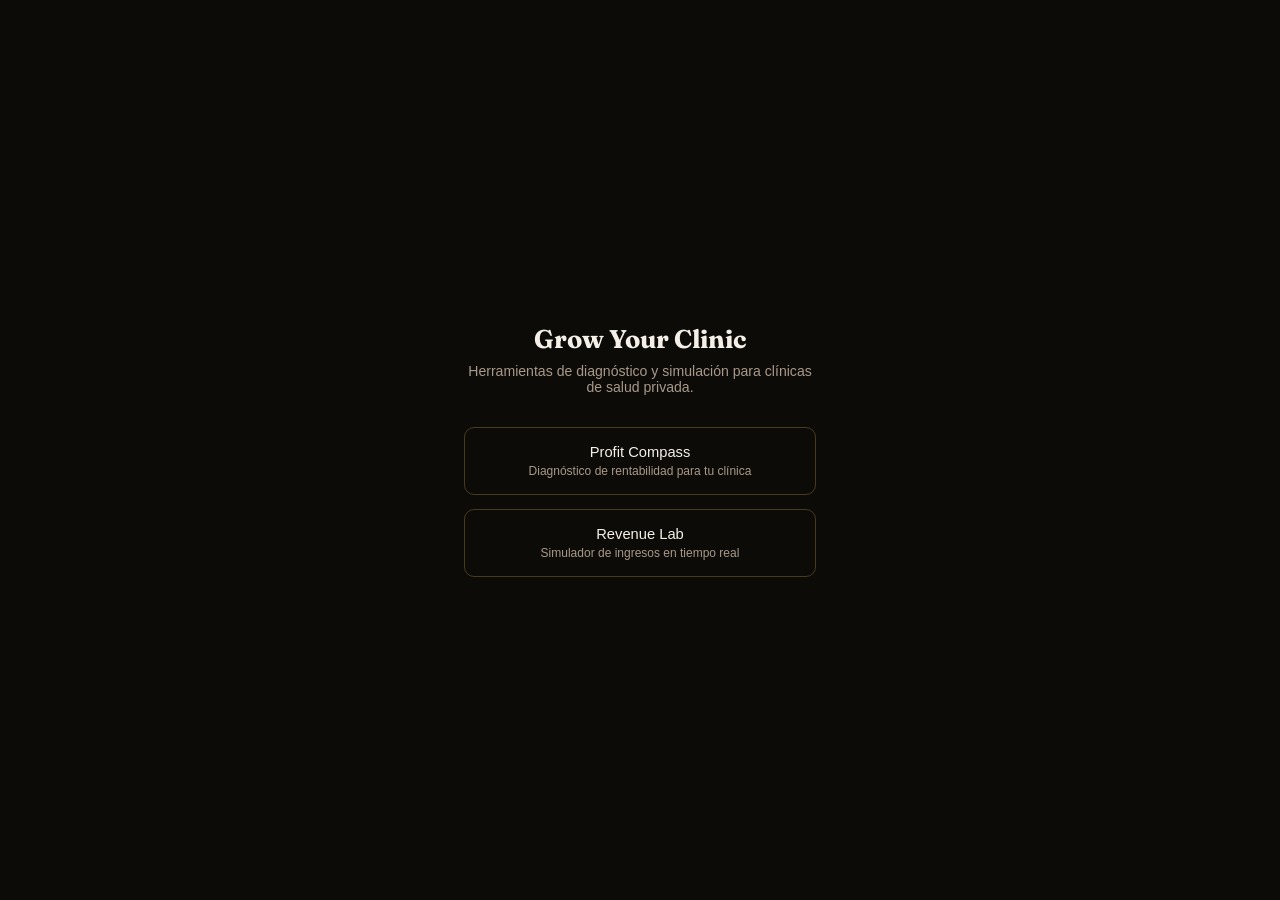
<file: index.html>
<!DOCTYPE html>
<html lang="es">
<head>
  <meta charset="UTF-8">
  <meta name="viewport" content="width=device-width, initial-scale=1.0">
  <title>Grow Your Clinic — Apps</title>
  <link rel="icon" href="/favicon.png" type="image/png">
  <style>
    * { margin: 0; padding: 0; box-sizing: border-box; }
    body { background: #0C0B08; color: #F4F0E7; font-family: 'Inter', sans-serif; display: flex; align-items: center; justify-content: center; min-height: 100vh; }
    .hub { text-align: center; max-width: 400px; padding: 40px 24px; }
    h1 { font-family: 'Fraunces', serif; font-size: 1.6rem; margin-bottom: 8px; }
    p { color: #A8998A; font-size: 0.88rem; margin-bottom: 32px; }
    .links { display: flex; flex-direction: column; gap: 14px; }
    a { display: block; padding: 16px 24px; border: 1px solid rgba(201,168,76,0.3); border-radius: 10px; color: #F4F0E7; text-decoration: none; font-size: 0.92rem; transition: border-color 0.3s, background 0.3s; }
    a:hover { border-color: #C9A84C; background: rgba(201,168,76,0.05); }
    a span { display: block; font-size: 0.75rem; color: #A8998A; margin-top: 4px; }
  </style>
  <link rel="preconnect" href="https://fonts.googleapis.com">
  <link href="https://fonts.googleapis.com/css2?family=Fraunces:opsz,wght@9..144,600&display=swap" rel="stylesheet">
</head>
<body>
  <div class="hub">
    <h1>Grow Your Clinic</h1>
    <p>Herramientas de diagnóstico y simulación para clínicas de salud privada.</p>
    <div class="links">
      <a href="/profit-compass/">Profit Compass<span>Diagnóstico de rentabilidad para tu clínica</span></a>
      <a href="/revenue-lab/">Revenue Lab<span>Simulador de ingresos en tiempo real</span></a>
    </div>
  </div>
</body>
</html>
</file>
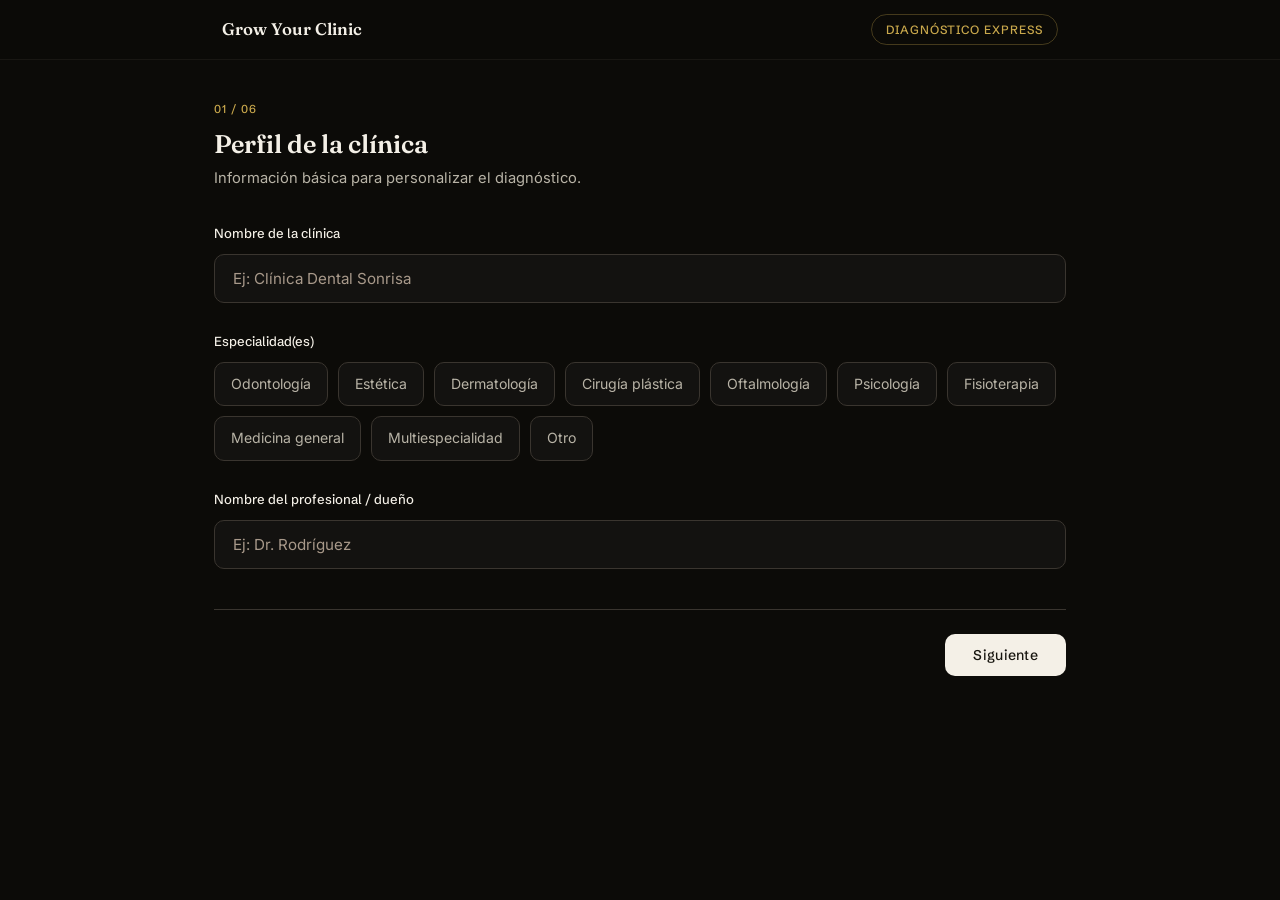
<file: diagnostico-express/index.html>
<!DOCTYPE html>
<html lang="es">
<head>
  <meta charset="UTF-8">
  <meta name="viewport" content="width=device-width, initial-scale=1.0">
  <title>Diagnóstico Express — Grow Your Clinic</title>
  <link rel="icon" href="favicon.svg" type="image/svg+xml">
  <link rel="preconnect" href="https://fonts.googleapis.com">
  <link rel="preconnect" href="https://fonts.gstatic.com" crossorigin>
  <link href="https://fonts.googleapis.com/css2?family=Fraunces:opsz,wght@9..144,600&family=Inter:wght@400;500;600&family=Schibsted+Grotesk:wght@400;500&display=swap" rel="stylesheet">
  <link rel="stylesheet" href="css/app.css">
</head>
<body>

  <header class="topbar">
    <div class="topbar__inner">
      <span class="topbar__logo">Grow Your Clinic</span>
      <span class="topbar__badge">Diagnóstico Express</span>
    </div>
  </header>

  <main class="app" id="app">

    <!-- STEP 1: Perfil -->
    <section class="step active" data-step="1">
      <div class="step__header">
        <span class="step__tag">01 / 06</span>
        <h2 class="step__title">Perfil de la clínica</h2>
        <p class="step__desc">Información básica para personalizar el diagnóstico.</p>
      </div>
      <div class="step__body">
        <div class="field">
          <label class="field__label">Nombre de la clínica</label>
          <input type="text" class="field__input" id="clinic-name" placeholder="Ej: Clínica Dental Sonrisa">
        </div>
        <div class="field">
          <label class="field__label">Especialidad(es)</label>
          <div class="field__checks" id="specialty-checks">
            <label class="check"><input type="checkbox" name="specialty" value="Odontología"><span>Odontología</span></label>
            <label class="check"><input type="checkbox" name="specialty" value="Estética"><span>Estética</span></label>
            <label class="check"><input type="checkbox" name="specialty" value="Dermatología"><span>Dermatología</span></label>
            <label class="check"><input type="checkbox" name="specialty" value="Cirugía plástica"><span>Cirugía plástica</span></label>
            <label class="check"><input type="checkbox" name="specialty" value="Oftalmología"><span>Oftalmología</span></label>
            <label class="check"><input type="checkbox" name="specialty" value="Psicología"><span>Psicología</span></label>
            <label class="check"><input type="checkbox" name="specialty" value="Fisioterapia"><span>Fisioterapia</span></label>
            <label class="check"><input type="checkbox" name="specialty" value="Medicina general"><span>Medicina general</span></label>
            <label class="check"><input type="checkbox" name="specialty" value="Multiespecialidad"><span>Multiespecialidad</span></label>
            <label class="check"><input type="checkbox" name="specialty" value="Otro"><span>Otro</span></label>
          </div>
        </div>
        <div class="field" id="specialty-other-wrap" style="display:none;">
          <label class="field__label">Especifica</label>
          <input type="text" class="field__input" id="specialty-other" placeholder="Ej: Medicina regenerativa">
        </div>
        <div class="field">
          <label class="field__label">Nombre del profesional / dueño</label>
          <input type="text" class="field__input" id="owner-name" placeholder="Ej: Dr. Rodríguez">
        </div>
      </div>
      <div class="step__nav">
        <div></div>
        <button class="btn btn--primary" onclick="nextStep()">Siguiente</button>
      </div>
    </section>

    <!-- STEP 2: Captación -->
    <section class="step" data-step="2">
      <div class="step__header">
        <span class="step__tag">02 / 06</span>
        <h2 class="step__title">Captación de pacientes</h2>
        <p class="step__desc">Cómo llegan los pacientes hoy a la clínica.</p>
      </div>
      <div class="step__body">
        <div class="field">
          <label class="field__label">Pacientes nuevos por mes (aproximado)</label>
          <input type="text" inputmode="numeric" class="field__input" id="new-patients" placeholder="Ej: 40 o 'entre 20 y 50'">
        </div>
        <div class="field">
          <label class="field__label">¿Cómo llegan los pacientes hoy?</label>
          <div class="field__checks">
            <label class="check"><input type="checkbox" name="source" value="boca-a-boca"><span>Boca a boca / referidos</span></label>
            <label class="check"><input type="checkbox" name="source" value="redes"><span>Redes sociales (orgánico)</span></label>
            <label class="check"><input type="checkbox" name="source" value="ads"><span>Publicidad pagada (Meta/Google)</span></label>
            <label class="check"><input type="checkbox" name="source" value="ubicacion"><span>Ubicación / paso</span></label>
            <label class="check"><input type="checkbox" name="source" value="otro"><span>Otro</span></label>
          </div>
        </div>
        <div class="field">
          <label class="field__label">¿Saben cuánto les cuesta adquirir un paciente nuevo?</label>
          <div class="field__radios">
            <label class="radio"><input type="radio" name="knows-cac" value="si"><span>Sí</span></label>
            <label class="radio"><input type="radio" name="knows-cac" value="no"><span>No</span></label>
          </div>
        </div>
        <div class="field field--conditional" id="cac-amount-wrap" style="display:none;">
          <label class="field__label">¿Cuánto les cuesta aproximadamente cada paciente nuevo?</label>
          <input type="text" inputmode="numeric" class="field__input" id="cac-amount" placeholder="Ej: $15 o 'no estoy seguro del monto exacto'">
        </div>
        <div class="field">
          <label class="field__label">¿Invierten en publicidad actualmente?</label>
          <div class="field__radios">
            <label class="radio"><input type="radio" name="invests-ads" value="si"><span>Sí</span></label>
            <label class="radio"><input type="radio" name="invests-ads" value="antes"><span>Lo hicimos antes y lo dejamos</span></label>
            <label class="radio"><input type="radio" name="invests-ads" value="no"><span>No, nunca</span></label>
          </div>
        </div>
        <div class="field field--conditional" id="ads-detail-wrap" style="display:none;">
          <label class="field__label">¿Quién gestiona la publicidad?</label>
          <div class="field__radios">
            <label class="radio"><input type="radio" name="ads-who" value="nosotros"><span>Nosotros mismos</span></label>
            <label class="radio"><input type="radio" name="ads-who" value="cm"><span>Community manager</span></label>
            <label class="radio"><input type="radio" name="ads-who" value="agencia"><span>Agencia</span></label>
            <label class="radio"><input type="radio" name="ads-who" value="freelancer"><span>Freelancer</span></label>
          </div>
          <label class="field__label" style="margin-top:16px;">¿Hay una estrategia definida detrás de los anuncios?</label>
          <div class="field__radios">
            <label class="radio"><input type="radio" name="ads-strategy" value="si"><span>Sí, con métricas claras</span></label>
            <label class="radio"><input type="radio" name="ads-strategy" value="masomenos"><span>Más o menos</span></label>
            <label class="radio"><input type="radio" name="ads-strategy" value="no"><span>No, probamos cosas a ver qué pasa</span></label>
          </div>
          <label class="field__label" style="margin-top:16px;">¿Algo más sobre cómo manejan la publicidad? <span class="field__optional">(opcional)</span></label>
          <textarea class="field__textarea" id="ads-context" placeholder="Ej: Invertimos $200/mes en Meta, nos trae leads pero pocos agendan..." rows="2"></textarea>
        </div>
      </div>
      <div class="step__nav">
        <button class="btn btn--ghost" onclick="prevStep()">Atrás</button>
        <button class="btn btn--primary" onclick="nextStep()">Siguiente</button>
      </div>
    </section>

    <!-- STEP 3: Operación -->
    <section class="step" data-step="3">
      <div class="step__header">
        <span class="step__tag">03 / 06</span>
        <h2 class="step__title">Operación y equipo</h2>
        <p class="step__desc">Cómo funciona la clínica por dentro.</p>
      </div>
      <div class="step__body">
        <div class="field">
          <label class="field__label">¿Cuántas citas o consultas pueden atender por semana? (capacidad máxima)</label>
          <input type="text" inputmode="numeric" class="field__input" id="capacity-week" placeholder="Ej: 60 o 'depende de la semana'">
        </div>
        <div class="field">
          <label class="field__label">¿Cuántas atienden realmente por semana? (promedio)</label>
          <input type="text" inputmode="numeric" class="field__input" id="actual-week" placeholder="Ej: 35 o 'entre 30 y 40'">
        </div>
        <div class="field">
          <label class="field__label">¿Quién responde los mensajes de WhatsApp / llamadas?</label>
          <div class="field__radios">
            <label class="radio"><input type="radio" name="who-responds" value="recepcion"><span>Recepción / asistente</span></label>
            <label class="radio"><input type="radio" name="who-responds" value="dueno"><span>El dueño directamente</span></label>
            <label class="radio"><input type="radio" name="who-responds" value="ambos"><span>Ambos / depende del momento</span></label>
            <label class="radio"><input type="radio" name="who-responds" value="ia"><span>Sistema automatizado / IA</span></label>
            <label class="radio"><input type="radio" name="who-responds" value="hibrido"><span>Híbrido (IA + persona)</span></label>
            <label class="radio"><input type="radio" name="who-responds" value="nadie"><span>No hay proceso definido</span></label>
          </div>
        </div>
        <div class="field">
          <label class="field__label">¿En cuánto tiempo responden normalmente?</label>
          <div class="field__radios">
            <label class="radio"><input type="radio" name="response-time" value="3min"><span>Menos de 3 minutos</span></label>
            <label class="radio"><input type="radio" name="response-time" value="3-10"><span>Entre 3 y 10 minutos</span></label>
            <label class="radio"><input type="radio" name="response-time" value="10-30"><span>Entre 10 y 30 minutos</span></label>
            <label class="radio"><input type="radio" name="response-time" value="30-60"><span>Entre 30 min y 1 hora</span></label>
            <label class="radio"><input type="radio" name="response-time" value="1-2h"><span>Entre 1 y 2 horas</span></label>
            <label class="radio"><input type="radio" name="response-time" value="mas2h"><span>Más de 2 horas</span></label>
            <label class="radio"><input type="radio" name="response-time" value="irregular"><span>Irregular / a veces no se responde</span></label>
          </div>
        </div>
      </div>
      <div class="step__nav">
        <button class="btn btn--ghost" onclick="prevStep()">Atrás</button>
        <button class="btn btn--primary" onclick="nextStep()">Siguiente</button>
      </div>
    </section>

    <!-- STEP 4: Rentabilidad -->
    <section class="step" data-step="4">
      <div class="step__header">
        <span class="step__tag">04 / 06</span>
        <h2 class="step__title">Rentabilidad y retención</h2>
        <p class="step__desc">El dinero que ya está dentro de la clínica.</p>
      </div>
      <div class="step__body">
        <div class="field">
          <label class="field__label">¿Saben cuál es su servicio más rentable?</label>
          <div class="field__radios">
            <label class="radio"><input type="radio" name="knows-star" value="si"><span>Sí</span></label>
            <label class="radio"><input type="radio" name="knows-star" value="creo"><span>Creemos saberlo</span></label>
            <label class="radio"><input type="radio" name="knows-star" value="no"><span>No</span></label>
          </div>
        </div>
        <div id="star-service-wrap" style="display:none;">
          <div class="field">
            <label class="field__label">¿Cuál es ese servicio?</label>
            <input type="text" class="field__input" id="star-service-name" placeholder="Ej: Blanqueamiento dental">
          </div>
          <div class="field__row">
            <div class="field">
              <label class="field__label">Precio al paciente ($)</label>
              <input type="text" inputmode="numeric" class="field__input" id="star-service-price" placeholder="Ej: 80">
            </div>
            <div class="field">
              <label class="field__label">Ganancia estimada (%)</label>
              <input type="text" inputmode="numeric" class="field__input" id="star-service-margin" placeholder="Ej: 60">
            </div>
          </div>
          <div class="field">
            <label class="field__label">¿Cuántos de estos hacen al mes?</label>
            <input type="text" inputmode="numeric" class="field__input" id="star-service-volume" placeholder="Ej: 25 o 'varía mucho'">
          </div>
        </div>
        <div class="field">
          <label class="field__label">¿Tienen un sistema para que los pacientes vuelvan?</label>
          <div class="field__radios">
            <label class="radio"><input type="radio" name="retention" value="si"><span>Sí, sistematizado</span></label>
            <label class="radio"><input type="radio" name="retention" value="manual"><span>Lo hacemos manual / a veces</span></label>
            <label class="radio"><input type="radio" name="retention" value="no"><span>No tenemos nada</span></label>
          </div>
        </div>
        <div class="field field--conditional" id="retention-detail-wrap" style="display:none;">
          <label class="field__label">¿Qué hacen exactamente? <span class="field__optional">(opcional)</span></label>
          <textarea class="field__textarea" id="retention-detail" placeholder="Ej: Llamamos a los 3 meses para recordar control" rows="2"></textarea>
        </div>
        <div class="field">
          <label class="field__label">¿Ofrecen servicios adicionales a pacientes existentes?</label>
          <div class="field__radios">
            <label class="radio"><input type="radio" name="crosssell" value="si"><span>Sí, de forma activa</span></label>
            <label class="radio"><input type="radio" name="crosssell" value="aveces"><span>A veces, si surge</span></label>
            <label class="radio"><input type="radio" name="crosssell" value="no"><span>No</span></label>
          </div>
        </div>
        <div class="field field--conditional" id="crosssell-detail-wrap" style="display:none;">
          <label class="field__label">¿Cómo lo hacen? <span class="field__optional">(opcional)</span></label>
          <textarea class="field__textarea" id="crosssell-detail" placeholder="Ej: El doctor recomienda tratamientos complementarios en consulta" rows="2"></textarea>
        </div>
        <div class="field">
          <label class="field__label">¿Piden reseñas o recomendaciones a pacientes satisfechos?</label>
          <div class="field__radios">
            <label class="radio"><input type="radio" name="reviews" value="si"><span>Sí, tenemos proceso</span></label>
            <label class="radio"><input type="radio" name="reviews" value="aveces"><span>A veces</span></label>
            <label class="radio"><input type="radio" name="reviews" value="no"><span>No</span></label>
          </div>
        </div>
      </div>
      <div class="step__nav">
        <button class="btn btn--ghost" onclick="prevStep()">Atrás</button>
        <button class="btn btn--primary" onclick="nextStep()">Siguiente</button>
      </div>
    </section>

    <!-- STEP 5: Presencia digital -->
    <section class="step" data-step="5">
      <div class="step__header">
        <span class="step__tag">05 / 06</span>
        <h2 class="step__title">Presencia digital</h2>
        <p class="step__desc">Cómo se ve la clínica desde afuera.</p>
      </div>
      <div class="step__body">
        <div class="field">
          <label class="field__label">¿Tienen redes sociales activas?</label>
          <div class="field__radios">
            <label class="radio"><input type="radio" name="social" value="activas"><span>Sí, publicamos regularmente</span></label>
            <label class="radio"><input type="radio" name="social" value="abandonada"><span>Tenemos cuenta pero publicamos poco</span></label>
            <label class="radio"><input type="radio" name="social" value="no"><span>No tenemos</span></label>
          </div>
        </div>
        <div class="field field--conditional" id="social-detail-wrap" style="display:none;">
          <label class="field__label">¿Qué tipo de contenido publican? <span class="field__optional">(opcional)</span></label>
          <div class="field__checks">
            <label class="check"><input type="checkbox" name="content-type" value="reels"><span>Reels / Videos</span></label>
            <label class="check"><input type="checkbox" name="content-type" value="carruseles"><span>Carruseles</span></label>
            <label class="check"><input type="checkbox" name="content-type" value="fotos"><span>Fotos</span></label>
            <label class="check"><input type="checkbox" name="content-type" value="stories"><span>Stories</span></label>
            <label class="check"><input type="checkbox" name="content-type" value="otro-contenido"><span>Otro</span></label>
          </div>
          <label class="field__label" style="margin-top:16px;">¿Con qué frecuencia? <span class="field__optional">(opcional)</span></label>
          <div class="field__radios">
            <label class="radio"><input type="radio" name="content-freq" value="diario"><span>Diario</span></label>
            <label class="radio"><input type="radio" name="content-freq" value="3-4"><span>3-4/semana</span></label>
            <label class="radio"><input type="radio" name="content-freq" value="1-2"><span>1-2/semana</span></label>
            <label class="radio"><input type="radio" name="content-freq" value="esporadico"><span>Esporádico</span></label>
          </div>
          <label class="field__label" style="margin-top:16px;">¿Quién se encarga de las redes?</label>
          <div class="field__radios">
            <label class="radio"><input type="radio" name="social-who" value="dueno"><span>El dueño / profesional</span></label>
            <label class="radio"><input type="radio" name="social-who" value="empleado"><span>Un empleado</span></label>
            <label class="radio"><input type="radio" name="social-who" value="cm"><span>Community manager</span></label>
            <label class="radio"><input type="radio" name="social-who" value="agencia"><span>Agencia</span></label>
            <label class="radio"><input type="radio" name="social-who" value="familiar"><span>Familiar / conocido</span></label>
          </div>
          <label class="field__label" style="margin-top:16px;">¿Hay una estrategia de contenido definida?</label>
          <div class="field__radios">
            <label class="radio"><input type="radio" name="social-strategy" value="si"><span>Sí, con calendario y plan</span></label>
            <label class="radio"><input type="radio" name="social-strategy" value="masomenos"><span>Más o menos, publicamos lo que sale</span></label>
            <label class="radio"><input type="radio" name="social-strategy" value="no"><span>No, publicamos sin plan</span></label>
          </div>
          <label class="field__label" style="margin-top:16px;">¿Algo más sobre cómo manejan las redes? <span class="field__optional">(opcional)</span></label>
          <textarea class="field__textarea" id="social-context" placeholder="Ej: Mi sobrina nos hace las publicaciones cuando puede..." rows="2"></textarea>
        </div>
        <div class="field">
          <label class="field__label">¿El profesional / dueño da la cara en el contenido?</label>
          <div class="field__radios">
            <label class="radio"><input type="radio" name="face" value="si"><span>Sí, aparece en videos / fotos</span></label>
            <label class="radio"><input type="radio" name="face" value="poco"><span>Poco, mayormente es la clínica</span></label>
            <label class="radio"><input type="radio" name="face" value="no"><span>No, solo se publica la clínica o procedimientos</span></label>
          </div>
        </div>
        <div class="field">
          <label class="field__label">¿Tienen página web?</label>
          <div class="field__radios">
            <label class="radio"><input type="radio" name="website" value="si"><span>Sí, actualizada</span></label>
            <label class="radio"><input type="radio" name="website" value="vieja"><span>Sí, pero desactualizada</span></label>
            <label class="radio"><input type="radio" name="website" value="no"><span>No</span></label>
          </div>
        </div>
      </div>
      <div class="step__nav">
        <button class="btn btn--ghost" onclick="prevStep()">Atrás</button>
        <button class="btn btn--primary" onclick="nextStep()">Siguiente</button>
      </div>
    </section>

    <!-- STEP 6: Herramientas y automatización -->
    <section class="step" data-step="6">
      <div class="step__header">
        <span class="step__tag">06 / 06</span>
        <h2 class="step__title">Herramientas y automatización</h2>
        <p class="step__desc">Última sección — qué herramientas usan hoy para gestionar la clínica.</p>
      </div>
      <div class="step__body">
        <div class="field">
          <label class="field__label">¿Usan algún sistema o software para gestionar pacientes?</label>
          <div class="field__radios">
            <label class="radio"><input type="radio" name="patient-system" value="crm"><span>CRM / software especializado</span></label>
            <label class="radio"><input type="radio" name="patient-system" value="agenda"><span>Agenda digital (Google Calendar, etc.)</span></label>
            <label class="radio"><input type="radio" name="patient-system" value="excel"><span>Excel / hojas de cálculo</span></label>
            <label class="radio"><input type="radio" name="patient-system" value="papel"><span>Papel / cuaderno</span></label>
            <label class="radio"><input type="radio" name="patient-system" value="nada"><span>Nada</span></label>
          </div>
        </div>
        <div class="field">
          <label class="field__label">¿Hay procesos que se hacen manual y consumen mucho tiempo? <span class="field__optional">(opcional)</span></label>
          <textarea class="field__textarea" id="manual-processes" placeholder="Ej: Agendar citas por WhatsApp uno por uno, pasar datos a Excel, recordatorios manuales..." rows="2"></textarea>
        </div>
        <div class="field">
          <label class="field__label">¿Usan herramientas de inteligencia artificial o automatización?</label>
          <div class="field__radios">
            <label class="radio"><input type="radio" name="uses-ai" value="si"><span>Sí</span></label>
            <label class="radio"><input type="radio" name="uses-ai" value="no"><span>No</span></label>
          </div>
        </div>
        <div class="field field--conditional" id="ai-detail-wrap" style="display:none;">
          <label class="field__label">¿Cuáles? <span class="field__optional">(opcional)</span></label>
          <textarea class="field__textarea" id="ai-detail" placeholder="Ej: ChatGPT para contenido, chatbot en WhatsApp..." rows="2"></textarea>
        </div>
      </div>
      <div class="step__nav">
        <button class="btn btn--ghost" onclick="prevStep()">Atrás</button>
        <button class="btn btn--primary btn--gold" onclick="showResults()">Ver diagnóstico</button>
      </div>
    </section>

    <!-- RESULTS -->
    <section class="results" id="results" style="display:none;">
      <div class="results__back-top">
        <button class="btn btn--ghost btn--sm" onclick="goBackToEdit()">&#8592; Volver a editar</button>
      </div>
      <div class="results__header">
        <span class="results__tag">Diagnóstico Express</span>
        <h2 class="results__title" id="results-clinic-name">Clínica</h2>
        <p class="results__sub" id="results-specialty">Especialidad</p>
      </div>

      <!-- Score general -->
      <div class="score-ring-wrap">
        <div class="score-ring" id="score-ring">
          <svg viewBox="0 0 120 120">
            <circle cx="60" cy="60" r="52" fill="none" stroke="var(--esp)" stroke-width="8"/>
            <circle cx="60" cy="60" r="52" fill="none" stroke="var(--gold)" stroke-width="8"
              stroke-dasharray="327" stroke-dashoffset="327" stroke-linecap="round"
              transform="rotate(-90 60 60)" id="score-circle"/>
          </svg>
          <div class="score-ring__value" id="score-value">0</div>
          <div class="score-ring__label">de 100</div>
        </div>
        <p class="score-ring__verdict" id="score-verdict"></p>
      </div>

      <!-- Narrativa contextual -->
      <div class="narrative" id="narrative"></div>

      <!-- Métricas de área (clickeables → abren modal) -->
      <div class="areas" id="areas-grid"></div>

      <!-- Ocupación visual -->
      <div class="occupancy-card" id="occupancy-card" style="display:none;">
        <h3 class="occupancy-card__title">Ocupación actual estimada</h3>
        <div class="occupancy-bar">
          <div class="occupancy-bar__fill" id="occupancy-fill"></div>
          <span class="occupancy-bar__label" id="occupancy-label"></span>
        </div>
        <p class="occupancy-card__text" id="occupancy-text"></p>
      </div>

      <!-- Servicio estrella resumen -->
      <div class="star-card" id="star-card" style="display:none;">
        <h3 class="star-card__title">Servicio estrella reportado</h3>
        <div class="star-card__grid" id="star-card-grid"></div>
        <p class="star-card__note" id="star-card-note"></p>
      </div>

      <!-- Prioridades -->
      <div class="priorities-section" id="priorities-section" style="display:none;">
        <h3 class="priorities-section__title">Prioridades para tu clínica</h3>
        <div class="priorities" id="priorities"></div>
      </div>

      <!-- Hallazgos -->
      <div class="findings-section">
        <h3 class="findings-section__title">Hallazgos del diagnóstico</h3>
        <div class="findings" id="findings"></div>
      </div>

      <!-- CTA -->
      <div class="cta-block">
        <p class="cta-block__text">Este diagnóstico es una foto rápida. En una sesión de 30 minutos puedo mostrarte exactamente dónde está el dinero que tu clínica está dejando en la mesa.</p>
        <button class="btn btn--gold btn--lg" onclick="downloadDocument()">Descargar diagnóstico</button>
        <button class="btn btn--ghost" onclick="goBackToEdit()" style="margin-top:12px;">&#8592; Volver a editar</button>
        <button class="btn btn--ghost" onclick="resetApp()" style="margin-top:8px;">Nuevo diagnóstico</button>
      </div>

      <footer class="results__footer">
        <span>Johan Martínez — Grow Your Clinic</span>
        <span>@johanmartinez.med</span>
      </footer>
    </section>

  </main>

  <!-- MODAL para desgloses -->
  <div class="modal-overlay" id="modal-overlay" onclick="closeModal(event)">
    <div class="modal" onclick="event.stopPropagation()">
      <button class="modal__close" onclick="closeModal()">&times;</button>
      <div class="modal__indicator" id="modal-indicator"></div>
      <h3 class="modal__title" id="modal-title"></h3>
      <div class="modal__score-row">
        <span class="modal__score" id="modal-score"></span>
        <span class="modal__label" id="modal-label"></span>
      </div>
      <div class="modal__content" id="modal-content"></div>
    </div>
  </div>

  <script src="js/app.js"></script>
</body>
</html>
</file>
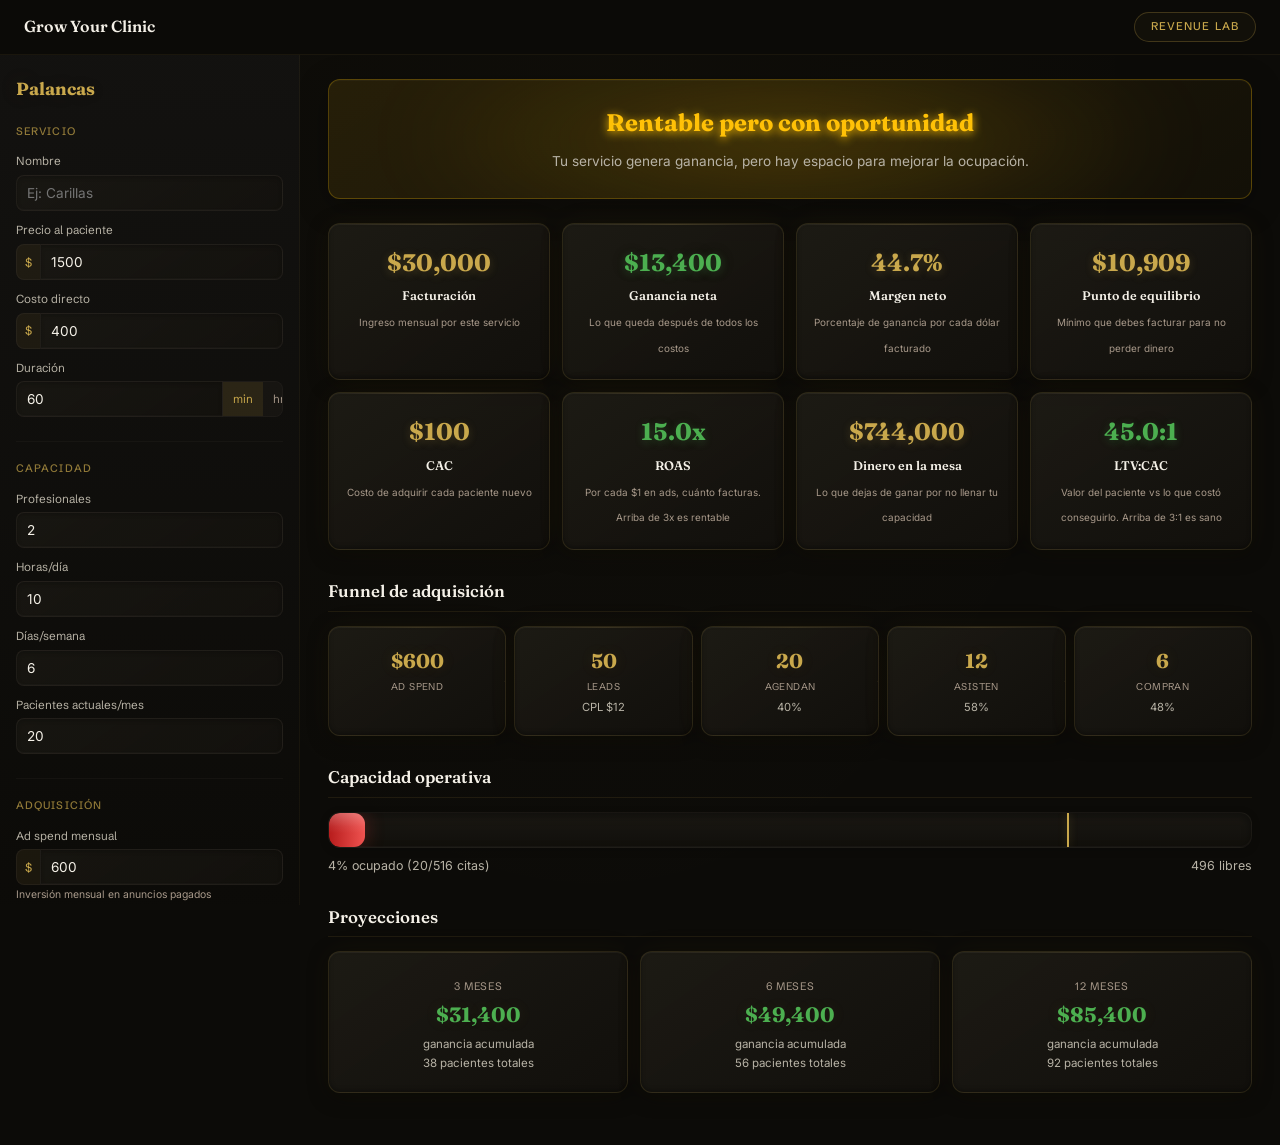
<file: revenue-lab/index.html>
<!DOCTYPE html>
<html lang="es">
<head>
  <meta charset="UTF-8">
  <meta name="viewport" content="width=device-width, initial-scale=1.0">
  <title>Revenue Lab — Grow Your Clinic</title>
  <link rel="icon" href="/favicon.png" type="image/png">
  <link rel="preconnect" href="https://fonts.googleapis.com">
  <link rel="preconnect" href="https://fonts.gstatic.com" crossorigin>
  <link href="https://fonts.googleapis.com/css2?family=Fraunces:opsz,wght@9..144,600;9..144,700&family=Inter:wght@400;500;600&family=Schibsted+Grotesk:wght@400;500&display=swap" rel="stylesheet">
  <link rel="stylesheet" href="css/lab.css">
</head>
<body>

  <!-- TOP BAR -->
  <header class="topbar">
    <div class="topbar__inner">
      <a href="https://growyourclinic.site" class="topbar__logo">Grow Your Clinic</a>
      <span class="topbar__badge">Revenue Lab</span>
    </div>
  </header>

  <!-- MAIN LAYOUT -->
  <main class="lab">

    <!-- LEFT PANEL: INPUTS -->
    <aside class="panel panel--inputs">
      <h2 class="panel__title">Palancas</h2>

      <!-- Servicio -->
      <div class="group">
        <h3 class="group__title">Servicio</h3>
        <div class="ctrl">
          <label class="ctrl__label">Nombre</label>
          <input type="text" class="ctrl__input" id="svc-name" placeholder="Ej: Carillas" oninput="calc()">
        </div>
        <div class="ctrl">
          <label class="ctrl__label">Precio al paciente</label>
          <div class="ctrl__money"><span class="ctrl__currency">$</span><input type="number" class="ctrl__input" id="svc-price" value="1500" oninput="calc()"></div>
        </div>
        <div class="ctrl">
          <label class="ctrl__label">Costo directo</label>
          <div class="ctrl__money"><span class="ctrl__currency">$</span><input type="number" class="ctrl__input" id="svc-cost" value="400" oninput="calc()"></div>
        </div>
        <div class="ctrl">
          <label class="ctrl__label">Duración</label>
          <div class="ctrl__with-unit">
            <input type="number" class="ctrl__input" id="svc-duration" value="60" oninput="calc()">
            <div class="ctrl__unit-toggle">
              <button type="button" class="ctrl__unit-btn active" data-unit="min" onclick="setUnit(this)">min</button>
              <button type="button" class="ctrl__unit-btn" data-unit="hrs" onclick="setUnit(this)">hrs</button>
            </div>
          </div>
        </div>
      </div>

      <!-- Capacidad -->
      <div class="group">
        <h3 class="group__title">Capacidad</h3>
        <div class="ctrl">
          <label class="ctrl__label">Profesionales</label>
          <input type="number" class="ctrl__input" id="professionals" value="2" min="1" oninput="calc()">
        </div>
        <div class="ctrl">
          <label class="ctrl__label">Horas/día</label>
          <input type="number" class="ctrl__input" id="hours-day" value="10" min="1" oninput="calc()">
        </div>
        <div class="ctrl">
          <label class="ctrl__label">Días/semana</label>
          <input type="number" class="ctrl__input" id="days-week" value="6" min="1" max="7" oninput="calc()">
        </div>
        <div class="ctrl">
          <label class="ctrl__label">Pacientes actuales/mes</label>
          <input type="number" class="ctrl__input" id="current-patients" value="20" min="0" oninput="calc()">
        </div>
      </div>

      <!-- Adquisición -->
      <div class="group">
        <h3 class="group__title">Adquisición</h3>
        <div class="ctrl">
          <label class="ctrl__label">Ad spend mensual</label>
          <div class="ctrl__money"><span class="ctrl__currency">$</span><input type="number" class="ctrl__input" id="ad-spend" value="600" oninput="calc()"></div>
          <p class="ctrl__desc">Inversión mensual en anuncios pagados</p>
        </div>
        <div class="ctrl">
          <label class="ctrl__label">CPL</label>
          <div class="ctrl__money"><span class="ctrl__currency">$</span><input type="number" class="ctrl__input" id="cpl" value="12" oninput="calc()"></div>
          <p class="ctrl__desc">Costo por Lead — cuánto cuesta que alguien te contacte</p>
        </div>
        <div class="ctrl">
          <label class="ctrl__label">Tasa de agendamiento %</label>
          <input type="number" class="ctrl__input" id="booking-rate" value="40" min="0" max="100" oninput="calc()">
          <p class="ctrl__desc">De los leads, cuántos agendan cita</p>
        </div>
        <div class="ctrl">
          <label class="ctrl__label">Show rate %</label>
          <input type="number" class="ctrl__input" id="show-rate" value="58" min="0" max="100" oninput="calc()">
          <p class="ctrl__desc">De los que agendan, cuántos asisten</p>
        </div>
        <div class="ctrl">
          <label class="ctrl__label">Tasa de cierre %</label>
          <input type="number" class="ctrl__input" id="close-rate" value="48" min="0" max="100" oninput="calc()">
          <p class="ctrl__desc">De los que asisten, cuántos compran</p>
        </div>
      </div>

      <!-- Costos fijos -->
      <div class="group">
        <h3 class="group__title">Costos fijos</h3>
        <div class="ctrl">
          <label class="ctrl__label">Costos fijos mensuales</label>
          <div class="ctrl__money"><span class="ctrl__currency">$</span><input type="number" class="ctrl__input" id="fixed-costs" value="5000" oninput="calc()"></div>
        </div>
        <div class="ctrl">
          <label class="ctrl__label">Nómina mensual</label>
          <div class="ctrl__money"><span class="ctrl__currency">$</span><input type="number" class="ctrl__input" id="payroll" value="3000" oninput="calc()"></div>
        </div>
      </div>
    </aside>

    <!-- RIGHT PANEL: DASHBOARD -->
    <section class="panel panel--dashboard">

      <!-- Semáforo principal -->
      <div class="verdict" id="verdict"></div>

      <!-- KPIs grid -->
      <div class="kpis" id="kpis"></div>

      <!-- Funnel visual -->
      <div class="section">
        <h3 class="section__title">Funnel de adquisición</h3>
        <div class="funnel" id="funnel"></div>
      </div>

      <!-- Capacidad -->
      <div class="section">
        <h3 class="section__title">Capacidad operativa</h3>
        <div class="bar-wrap" id="capacity-bar"></div>
      </div>

      <!-- Proyecciones -->
      <div class="section">
        <h3 class="section__title">Proyecciones</h3>
        <div class="projections" id="projections"></div>
      </div>

    </section>
  </main>

  <script src="js/lab.js"></script>
</body>
</html>
</file>
<file: diagnostico-express/css/app.css>
/* ========================================
   DIAGNÓSTICO EXPRESS — GYC v3
   ======================================== */

:root {
  --bg: #0C0B08;
  --bg2: #131210;
  --fg: #F4F0E7;
  --gold: #C9A84C;
  --gold-b: #DFC06A;
  --taupe: #A8998A;
  --esp: #3A352F;
  --grey: #B8B3A6;
  --carbon: #17150F;
  --green: #4CAF50;
  --yellow: #FFC107;
  --red: #E53935;
  --d: 'Fraunces', serif;
  --l: 'Schibsted Grotesk', sans-serif;
  --b: 'Inter', sans-serif;
  --out: cubic-bezier(0.16, 1, 0.3, 1);
  --radius: 10px;
}

*, *::before, *::after { margin: 0; padding: 0; box-sizing: border-box; }
html { scroll-behavior: smooth; }
body {
  font-family: var(--b); font-weight: 400; color: var(--fg);
  background: var(--bg); line-height: 1.6; -webkit-font-smoothing: antialiased;
  min-height: 100vh;
}

/* ---- TOPBAR ---- */
.topbar {
  position: sticky; top: 0; z-index: 100;
  background: rgba(12,11,8,0.92); backdrop-filter: blur(14px);
  border-bottom: 1px solid rgba(58,53,47,0.3);
}
.topbar__inner {
  max-width: 900px; margin: 0 auto; padding: 14px 32px;
  display: flex; align-items: center; justify-content: space-between;
}
.topbar__logo { font-family: var(--d); font-weight: 600; font-size: 1.05rem; color: var(--fg); }
.topbar__badge {
  font-family: var(--l); font-weight: 500; font-size: 0.75rem;
  color: var(--gold); letter-spacing: 0.08em; text-transform: uppercase;
  padding: 5px 14px; border: 1px solid rgba(201,168,76,0.3); border-radius: 20px;
}

/* ---- APP ---- */
.app { max-width: 900px; margin: 0 auto; padding: 0 24px; }

/* ---- STEPS ---- */
.step { display: none; animation: stepIn 0.4s var(--out); padding: 40px 0 40px; }
.step.active { display: block; }
@keyframes stepIn { from { opacity: 0; transform: translateY(12px); } to { opacity: 1; transform: translateY(0); } }

.step__header { margin-bottom: 32px; }
.step__tag {
  font-family: var(--l); font-weight: 500; font-size: 0.72rem;
  color: var(--gold); letter-spacing: 0.08em; text-transform: uppercase;
  display: block; margin-bottom: 10px;
}
.step__title {
  font-family: var(--d); font-weight: 600; font-size: 1.6rem;
  color: var(--fg); margin-bottom: 8px; line-height: 1.2;
}
.step__desc { font-size: 0.92rem; color: var(--grey); max-width: 560px; }
.step__body { display: flex; flex-direction: column; gap: 28px; }
.step__nav {
  display: flex; justify-content: space-between; align-items: center;
  margin-top: 40px; padding-top: 24px; border-top: 1px solid var(--esp);
}

/* ---- FIELDS ---- */
.field__label {
  display: block; font-family: var(--l); font-weight: 500;
  font-size: 0.82rem; color: var(--fg); margin-bottom: 10px;
}
.field__optional { font-weight: 400; font-size: 0.72rem; color: var(--taupe); }

.field__input {
  width: 100%; padding: 14px 18px; background: var(--bg2);
  border: 1px solid var(--esp); border-radius: var(--radius);
  color: var(--fg); font-family: var(--b); font-size: 0.95rem;
  outline: none; transition: border-color 0.2s;
}
.field__input:focus { border-color: var(--gold); }
.field__input::placeholder { color: var(--taupe); }

.field__textarea {
  width: 100%; padding: 14px 18px; background: var(--bg2);
  border: 1px solid var(--esp); border-radius: var(--radius);
  color: var(--fg); font-family: var(--b); font-size: 0.92rem;
  outline: none; transition: border-color 0.2s;
  resize: vertical; min-height: 56px; line-height: 1.5;
}
.field__textarea:focus { border-color: var(--gold); }
.field__textarea::placeholder { color: var(--taupe); }

.field__radios, .field__checks { display: flex; flex-wrap: wrap; gap: 10px; }

.radio, .check {
  display: flex; align-items: center; gap: 8px;
  padding: 10px 16px; background: var(--bg2);
  border: 1px solid var(--esp); border-radius: var(--radius);
  cursor: pointer; transition: all 0.2s; font-size: 0.88rem; color: var(--grey);
}
.radio:hover, .check:hover { border-color: var(--taupe); }
.radio:has(input:checked), .check:has(input:checked) {
  border-color: var(--gold); color: var(--fg); background: rgba(201,168,76,0.08);
}
.radio input, .check input { display: none; }

.field--conditional {
  padding-left: 16px; border-left: 2px solid rgba(201,168,76,0.2);
  animation: fadeIn 0.3s var(--out);
}
@keyframes fadeIn { from { opacity: 0; } to { opacity: 1; } }

.field__row { display: grid; grid-template-columns: 1fr 1fr; gap: 16px; }

/* ---- BUTTONS ---- */
.btn {
  font-family: var(--l); font-weight: 500; font-size: 0.88rem;
  padding: 12px 28px; border-radius: var(--radius); border: none;
  cursor: pointer; transition: all 0.25s var(--out); letter-spacing: 0.02em;
}
.btn--primary { background: var(--fg); color: var(--carbon); }
.btn--primary:hover { background: #fff; }
.btn--ghost { background: transparent; color: var(--grey); border: 1px solid var(--esp); }
.btn--ghost:hover { border-color: var(--taupe); color: var(--fg); }
.btn--gold { background: var(--gold); color: var(--carbon); font-weight: 600; }
.btn--gold:hover { background: var(--gold-b); }
.btn--lg { padding: 16px 36px; font-size: 0.95rem; }

/* ---- RESULTS ---- */
.results { padding: 40px 0 60px; animation: stepIn 0.5s var(--out); }
.results__header { text-align: center; margin-bottom: 40px; }
.results__tag {
  font-family: var(--l); font-weight: 500; font-size: 0.72rem;
  color: var(--gold); letter-spacing: 0.08em; text-transform: uppercase;
  display: block; margin-bottom: 10px;
}
.results__title { font-family: var(--d); font-weight: 600; font-size: 2rem; color: var(--fg); margin-bottom: 6px; }
.results__sub { font-size: 0.92rem; color: var(--grey); }

/* Back button top */
.results__back-top { margin-bottom: 16px; }
.btn--sm { padding: 8px 18px; font-size: 0.8rem; }

/* Score ring */
.score-ring-wrap { text-align: center; margin-bottom: 32px; }
.score-ring {
  position: relative; width: 160px; height: 160px;
  margin: 0 auto 16px; display: flex; align-items: center; justify-content: center;
}
.score-ring svg { position: absolute; inset: 0; width: 100%; height: 100%; }
.score-ring__value {
  font-family: var(--d); font-weight: 600; font-size: 3rem;
  color: var(--fg); position: relative; z-index: 1; line-height: 1;
}
.score-ring__label {
  position: absolute; bottom: 28px; left: 50%; transform: translateX(-50%);
  font-family: var(--l); font-size: 0.7rem; color: var(--taupe); letter-spacing: 0.05em; z-index: 1;
}
.score-ring__verdict { font-size: 1rem; color: var(--grey); max-width: 400px; margin: 0 auto; }

/* Narrative */
.narrative {
  font-size: 0.92rem; color: var(--grey); line-height: 1.7;
  max-width: 640px; margin: 0 auto 40px; text-align: center;
  padding: 20px 24px;
  background: rgba(201,168,76,0.04);
  border: 1px solid rgba(201,168,76,0.12);
  border-radius: var(--radius);
}

/* Areas grid */
.areas {
  display: grid; grid-template-columns: repeat(auto-fit, minmax(200px, 1fr));
  gap: 16px; margin-bottom: 40px;
}
.area-card {
  background: var(--bg2); border: 1px solid var(--esp); border-radius: var(--radius);
  padding: 20px; position: relative; overflow: hidden; cursor: pointer;
  transition: border-color 0.2s, transform 0.2s;
}
.area-card:hover { border-color: var(--taupe); transform: translateY(-2px); }
.area-card__indicator { position: absolute; top: 0; left: 0; right: 0; height: 3px; }
.area-card__indicator--red { background: var(--red); }
.area-card__indicator--yellow { background: var(--yellow); }
.area-card__indicator--green { background: var(--green); }
.area-card__name {
  font-family: var(--l); font-weight: 500; font-size: 0.75rem;
  color: var(--taupe); text-transform: uppercase; letter-spacing: 0.06em; margin-bottom: 8px;
}
.area-card__score { font-family: var(--d); font-weight: 600; font-size: 1.8rem; color: var(--fg); line-height: 1; }
.area-card__max { font-family: var(--l); font-size: 0.7rem; color: var(--taupe); margin-left: 2px; }
.area-card__label { font-size: 0.8rem; color: var(--grey); margin-top: 8px; }
.area-card__expand-hint { font-size: 0.7rem; color: var(--taupe); margin-top: 8px; font-family: var(--l); }

/* ---- MODAL (popup for breakdowns) ---- */
.modal-overlay {
  position: fixed; inset: 0; z-index: 500;
  background: rgba(0,0,0,0.7); backdrop-filter: blur(6px);
  display: flex; align-items: center; justify-content: center;
  opacity: 0; pointer-events: none; transition: opacity 0.3s;
  padding: 20px;
}
.modal-overlay.active { opacity: 1; pointer-events: auto; }

.modal {
  background: var(--bg2); border: 1px solid var(--esp); border-radius: 14px;
  width: 100%; max-width: 520px; max-height: 85vh; overflow-y: auto;
  padding: 32px 28px; position: relative;
  transform: translateY(20px) scale(0.97);
  transition: transform 0.35s var(--out);
}
.modal-overlay.active .modal { transform: translateY(0) scale(1); }

.modal__close {
  position: absolute; top: 14px; right: 14px;
  background: none; border: none; color: var(--grey); font-size: 1.6rem;
  cursor: pointer; width: 36px; height: 36px; display: flex; align-items: center;
  justify-content: center; border-radius: 50%; transition: background 0.2s;
}
.modal__close:hover { background: rgba(255,255,255,0.06); color: var(--fg); }

.modal__indicator { height: 3px; border-radius: 2px; margin-bottom: 20px; }
.modal__indicator--red { background: var(--red); }
.modal__indicator--yellow { background: var(--yellow); }
.modal__indicator--green { background: var(--green); }

.modal__title {
  font-family: var(--d); font-weight: 600; font-size: 1.4rem;
  color: var(--fg); margin-bottom: 4px;
}
.modal__score-row {
  display: flex; align-items: baseline; gap: 10px; margin-bottom: 24px;
}
.modal__score { font-family: var(--d); font-weight: 600; font-size: 2rem; color: var(--fg); }
.modal__label { font-size: 0.82rem; color: var(--grey); }

.modal__content { display: flex; flex-direction: column; gap: 0; }

.modal-item {
  padding: 16px 0;
  border-top: 1px solid rgba(58,53,47,0.4);
}
.modal-item:first-child { border-top: none; }
.modal-item__header {
  display: flex; justify-content: space-between; align-items: center; margin-bottom: 8px;
}
.modal-item__label { font-family: var(--l); font-weight: 500; font-size: 0.85rem; color: var(--fg); }
.modal-item__verdict { font-family: var(--l); font-weight: 500; font-size: 0.78rem; }
.modal-item__verdict--good { color: var(--green); }
.modal-item__verdict--warn { color: var(--yellow); }
.modal-item__verdict--bad { color: var(--red); }

.modal-item__bar { height: 4px; background: var(--esp); border-radius: 2px; margin-bottom: 10px; overflow: hidden; }
.modal-item__bar-fill { height: 100%; border-radius: 2px; }
.modal-item__bar-fill--good { background: var(--green); }
.modal-item__bar-fill--warn { background: var(--yellow); }
.modal-item__bar-fill--bad { background: var(--red); }

.modal-item__explanation {
  font-size: 0.8rem; color: var(--grey); line-height: 1.6; margin: 0;
}

/* Findings */
.findings-section { margin-bottom: 40px; }
.findings-section__title {
  font-family: var(--d); font-weight: 600; font-size: 1.2rem;
  color: var(--fg); margin-bottom: 20px;
}
.findings { margin-bottom: 40px; }
.finding {
  display: flex; gap: 14px; padding: 18px 0;
  border-bottom: 1px solid rgba(58,53,47,0.4);
}
.finding:last-child { border-bottom: none; }
.finding__icon {
  width: 28px; height: 28px; border-radius: 50%;
  display: flex; align-items: center; justify-content: center;
  font-size: 0.8rem; flex-shrink: 0; margin-top: 2px; font-weight: 600;
}
.finding__icon--red { background: rgba(229,57,53,0.15); color: var(--red); }
.finding__icon--yellow { background: rgba(255,193,7,0.15); color: var(--yellow); }
.finding__icon--green { background: rgba(76,175,80,0.15); color: var(--green); }
.finding__title {
  font-family: var(--l); font-weight: 500; font-size: 0.88rem;
  color: var(--fg); margin-bottom: 4px;
}
.finding__desc { font-size: 0.82rem; color: var(--grey); line-height: 1.6; }

/* Occupancy */
.occupancy-card {
  background: var(--bg2); border: 1px solid var(--esp); border-radius: var(--radius);
  padding: 24px; margin-bottom: 40px;
}
.occupancy-card__title {
  font-family: var(--l); font-weight: 500; font-size: 0.82rem;
  color: var(--fg); margin-bottom: 16px;
}
.occupancy-bar {
  height: 32px; background: var(--esp); border-radius: 6px;
  position: relative; overflow: hidden; margin-bottom: 12px;
}
.occupancy-bar__fill { height: 100%; border-radius: 6px; transition: width 1.2s var(--out); width: 0; }
.occupancy-bar__label {
  position: absolute; right: 12px; top: 50%; transform: translateY(-50%);
  font-family: var(--d); font-weight: 600; font-size: 0.95rem; color: var(--fg);
}
.occupancy-card__text { font-size: 0.82rem; color: var(--grey); line-height: 1.6; }

/* Priorities */
.priorities-section { margin-bottom: 40px; }
.priorities-section__title {
  font-family: var(--d); font-weight: 600; font-size: 1.2rem;
  color: var(--fg); margin-bottom: 16px;
}
.priorities { display: flex; flex-direction: column; gap: 12px; }
.priority {
  display: flex; align-items: center; gap: 14px;
  padding: 16px 20px; background: var(--bg2); border-radius: var(--radius);
  border: 1px solid var(--esp);
}
.priority--red { border-left: 3px solid var(--red); }
.priority--yellow { border-left: 3px solid var(--yellow); }
.priority__number {
  font-family: var(--d); font-weight: 600; font-size: 1.4rem;
  color: var(--gold); flex-shrink: 0; width: 28px; text-align: center;
}
.priority__title { font-family: var(--l); font-weight: 500; font-size: 0.88rem; color: var(--fg); }

/* Star service card */
.star-card {
  background: var(--bg2); border: 1px solid var(--esp); border-radius: var(--radius);
  padding: 24px; margin-bottom: 40px;
}
.star-card__title { font-family: var(--l); font-weight: 500; font-size: 0.82rem; color: var(--fg); margin-bottom: 16px; }
.star-card__grid {
  display: grid; grid-template-columns: repeat(auto-fit, minmax(120px, 1fr)); gap: 16px;
  margin-bottom: 12px;
}
.star-stat { text-align: center; }
.star-stat__value { font-family: var(--d); font-weight: 600; font-size: 1.4rem; color: var(--gold); line-height: 1; }
.star-stat__label {
  font-family: var(--l); font-size: 0.68rem; color: var(--taupe);
  text-transform: uppercase; letter-spacing: 0.04em; margin-top: 6px;
}
.star-card__note { font-size: 0.82rem; color: var(--grey); line-height: 1.5; }

/* CTA block */
.cta-block { text-align: center; padding: 40px 0; border-top: 1px solid var(--esp); }
.cta-block__text {
  font-size: 0.95rem; color: var(--grey); max-width: 500px;
  margin: 0 auto 24px; line-height: 1.6;
}

/* Footer */
.results__footer {
  display: flex; justify-content: space-between; align-items: center;
  padding-top: 32px; border-top: 1px solid var(--esp);
  font-family: var(--l); font-size: 0.75rem; color: var(--taupe);
}

/* ---- TOAST ---- */
.toast {
  position: fixed; bottom: 24px; left: 50%; transform: translateX(-50%) translateY(80px);
  background: var(--gold); color: var(--carbon); padding: 12px 24px;
  border-radius: var(--radius); font-family: var(--l); font-weight: 500;
  font-size: 0.85rem; opacity: 0; transition: all 0.4s var(--out); z-index: 200;
}
.toast.show { transform: translateX(-50%) translateY(0); opacity: 1; }

/* ---- RESPONSIVE ---- */
@media (max-width: 600px) {
  .topbar__inner { padding: 12px 16px; }
  .app { padding: 0 16px; }
  .step__title { font-size: 1.35rem; }
  .results__title { font-size: 1.6rem; }
  .field__radios, .field__checks { flex-direction: column; }
  .field__row { grid-template-columns: 1fr; }
  .areas { grid-template-columns: 1fr 1fr; }
  .results__footer { flex-direction: column; gap: 4px; text-align: center; }
  .narrative { padding: 16px; font-size: 0.85rem; }
  .modal { padding: 24px 20px; max-height: 90vh; }
}
</file>
<file: revenue-lab/css/lab.css>
/* ========================================
   REVENUE LAB — GYC Simulator (Premium)
   ======================================== */

:root {
  --bg: #0C0B08;
  --bg2: #131210;
  --fg: #F4F0E7;
  --gold: #C9A84C;
  --gold-b: #DFC06A;
  --taupe: #A8998A;
  --esp: #3A352F;
  --grey: #B8B3A6;
  --carbon: #17150F;
  --green: #4CAF50;
  --yellow: #FFC107;
  --red: #E53935;
  --d: 'Fraunces', serif;
  --l: 'Schibsted Grotesk', sans-serif;
  --b: 'Inter', sans-serif;
  --radius: 12px;
  --glass: linear-gradient(145deg, rgba(30,28,22,0.9) 0%, rgba(18,16,12,0.95) 100%);
  --glass-border: rgba(201,168,76,0.12);
  --glow-gold: 0 4px 20px rgba(0,0,0,0.4), 0 0 30px rgba(201,168,76,0.06);
  --card-shine: inset 0 1px 0 rgba(255,255,255,0.04);
  --card-depth: inset 0 -2px 4px rgba(0,0,0,0.3);
}

*, *::before, *::after { margin: 0; padding: 0; box-sizing: border-box; }
body {
  font-family: var(--b); font-weight: 400; color: var(--fg);
  background: var(--bg); line-height: 1.6; -webkit-font-smoothing: antialiased;
  min-height: 100vh; overflow-x: hidden;
}

/* ---- TOPBAR ---- */
.topbar {
  position: sticky; top: 0; z-index: 100;
  background: rgba(12,11,8,0.85); backdrop-filter: blur(20px);
  border-bottom: 1px solid rgba(201,168,76,0.08);
}
.topbar__inner {
  max-width: 1440px; margin: 0 auto; padding: 12px 24px;
  display: flex; align-items: center; justify-content: space-between;
}
.topbar__logo { font-family: var(--d); font-weight: 600; font-size: 1rem; color: var(--fg); text-decoration: none; }
.topbar__badge {
  font-family: var(--l); font-weight: 500; font-size: 0.7rem;
  color: var(--gold); letter-spacing: 0.1em; text-transform: uppercase;
  padding: 5px 16px; border: 1px solid rgba(201,168,76,0.25); border-radius: 20px;
  background: rgba(201,168,76,0.04);
}

/* ---- MAIN LAYOUT ---- */
.lab {
  display: grid; grid-template-columns: 300px 1fr;
  max-width: 1440px; margin: 0 auto; min-height: calc(100vh - 50px);
}

/* ---- LEFT PANEL ---- */
.panel--inputs {
  background: linear-gradient(180deg, rgba(19,18,16,0.98) 0%, rgba(12,11,8,0.98) 100%);
  border-right: 1px solid rgba(201,168,76,0.06);
  overflow-y: auto; max-height: calc(100vh - 50px); position: sticky; top: 50px;
  padding: 20px 16px;
  scrollbar-width: thin; scrollbar-color: var(--esp) transparent;
}
.panel--inputs::-webkit-scrollbar { width: 4px; }
.panel--inputs::-webkit-scrollbar-thumb { background: var(--esp); border-radius: 4px; }
.panel__title {
  font-family: var(--d); font-weight: 700; font-size: 1.1rem;
  color: var(--gold); margin-bottom: 20px;
  text-shadow: 0 0 30px rgba(201,168,76,0.15);
}

/* ---- RIGHT PANEL ---- */
.panel--dashboard {
  padding: 24px 28px; overflow-y: auto;
  background: radial-gradient(ellipse at 30% 0%, rgba(201,168,76,0.02) 0%, transparent 60%);
}

/* ---- GROUPS ---- */
.group {
  margin-bottom: 18px; padding-bottom: 14px;
  border-bottom: 1px solid rgba(58,53,47,0.2);
}
.group:last-child { border-bottom: none; }
.group__title {
  font-family: var(--l); font-weight: 500; font-size: 0.68rem;
  color: var(--gold); letter-spacing: 0.1em; text-transform: uppercase;
  margin-bottom: 12px; opacity: 0.7;
}

/* ---- CONTROLS ---- */
.ctrl { margin-bottom: 10px; }
.ctrl__label {
  display: block; font-size: 0.73rem; color: var(--grey);
  margin-bottom: 4px; font-family: var(--l);
}
.ctrl__input {
  width: 100%; padding: 9px 10px;
  background: linear-gradient(145deg, rgba(30,28,22,0.6) 0%, rgba(20,18,14,0.8) 100%);
  border: 1px solid rgba(58,53,47,0.35); border-radius: 8px;
  color: var(--fg); font-family: var(--b); font-size: 0.85rem;
  transition: border-color 0.3s, box-shadow 0.3s;
  box-shadow: inset 0 2px 4px rgba(0,0,0,0.2), inset 0 -1px 0 rgba(255,255,255,0.02);
}
.ctrl__input:focus {
  outline: none; border-color: var(--gold);
  box-shadow: inset 0 2px 4px rgba(0,0,0,0.2), 0 0 0 3px rgba(201,168,76,0.08), 0 0 16px rgba(201,168,76,0.06);
}
.ctrl__money { display: flex; align-items: stretch; }
.ctrl__currency {
  display: flex; align-items: center; padding: 0 8px;
  background: rgba(201,168,76,0.08); border: 1px solid rgba(58,53,47,0.35);
  border-right: none; border-radius: 8px 0 0 8px;
  color: var(--gold); font-family: var(--l); font-size: 0.8rem;
}
.ctrl__money .ctrl__input { border-radius: 0 8px 8px 0; }
.ctrl__desc { font-size: 0.65rem; color: var(--taupe); margin-top: 3px; line-height: 1.4; }
input[type="number"] { -moz-appearance: textfield; }
input[type="number"]::-webkit-outer-spin-button,
input[type="number"]::-webkit-inner-spin-button { -webkit-appearance: none; }

/* Duration unit toggle */
.ctrl__with-unit { display: flex; align-items: stretch; }
.ctrl__with-unit .ctrl__input { border-radius: 8px 0 0 8px; }
.ctrl__unit-toggle {
  display: flex; border: 1px solid rgba(58,53,47,0.35); border-left: none;
  border-radius: 0 8px 8px 0; overflow: hidden;
}
.ctrl__unit-btn {
  padding: 6px 10px; background: rgba(58,53,47,0.18);
  color: var(--taupe); font-family: var(--l); font-size: 0.72rem;
  border: none; cursor: pointer; transition: background 0.3s, color 0.3s;
}
.ctrl__unit-btn.active {
  background: rgba(201,168,76,0.15); color: var(--gold);
}

/* ---- VERDICT ---- */
.verdict {
  padding: 24px 28px; border-radius: var(--radius); margin-bottom: 24px;
  text-align: center; position: relative; overflow: hidden;
  box-shadow: 0 8px 32px rgba(0,0,0,0.3), inset 0 1px 0 rgba(255,255,255,0.03);
}
.verdict::before {
  content: ''; position: absolute; inset: -20px;
  border-radius: var(--radius); opacity: 0.3;
  background: radial-gradient(ellipse at 50% 50%, currentColor 0%, transparent 60%);
  filter: blur(50px); z-index: 0;
  animation: verdictPulse 3s ease-in-out infinite;
}
@keyframes verdictPulse { 0%,100% { opacity: 0.2; } 50% { opacity: 0.4; } }
.verdict > * { position: relative; z-index: 1; }
.verdict--green {
  background: linear-gradient(145deg, rgba(76,175,80,0.1) 0%, rgba(76,175,80,0.03) 100%);
  border: 1px solid rgba(76,175,80,0.25); color: var(--green);
}
.verdict--yellow {
  background: linear-gradient(145deg, rgba(255,193,7,0.1) 0%, rgba(255,193,7,0.03) 100%);
  border: 1px solid rgba(255,193,7,0.25); color: var(--yellow);
}
.verdict--red {
  background: linear-gradient(145deg, rgba(229,57,53,0.1) 0%, rgba(229,57,53,0.03) 100%);
  border: 1px solid rgba(229,57,53,0.25); color: var(--red);
}
.verdict__title {
  font-family: var(--d); font-weight: 700; font-size: 1.5rem;
  display: block; margin-bottom: 6px;
  text-shadow: 0 2px 10px currentColor;
}
.verdict__sub { font-size: 0.85rem; color: var(--grey); }

/* ---- KPIs ---- */
.kpis {
  display: grid; grid-template-columns: repeat(4, 1fr); gap: 12px;
  margin-bottom: 28px;
}
.kpi {
  background: var(--glass); border: 1px solid var(--glass-border);
  border-radius: var(--radius); padding: 20px 14px; text-align: center;
  box-shadow: var(--glow-gold), var(--card-shine), var(--card-depth);
  transition: transform 0.3s cubic-bezier(0.16,1,0.3,1), box-shadow 0.3s;
  position: relative; overflow: hidden;
}
.kpi::before {
  content: ''; position: absolute; top: 0; left: 0; right: 0; height: 1px;
  background: linear-gradient(90deg, transparent, rgba(201,168,76,0.2), transparent);
}
.kpi:hover {
  transform: translateY(-4px) scale(1.02);
  box-shadow: 0 0 35px rgba(201,168,76,0.15), 0 12px 32px rgba(0,0,0,0.4), var(--card-shine);
}
.kpi__value {
  font-family: var(--d); font-weight: 700; font-size: 1.5rem;
  color: var(--gold); display: block; margin-bottom: 4px;
  text-shadow: 0 2px 8px rgba(201,168,76,0.25), 0 0 40px rgba(201,168,76,0.08);
}
.kpi__value.green { color: var(--green); text-shadow: 0 2px 8px rgba(76,175,80,0.3), 0 0 40px rgba(76,175,80,0.1); }
.kpi__value.red { color: var(--red); text-shadow: 0 2px 8px rgba(229,57,53,0.3), 0 0 40px rgba(229,57,53,0.1); }
.kpi__label {
  font-size: 0.78rem; color: var(--fg); font-family: var(--d); font-weight: 600;
  display: block; margin-bottom: 2px;
}
.kpi__desc {
  font-size: 0.62rem; color: var(--taupe); line-height: 1.4;
  font-family: var(--b);
}

/* ---- SECTIONS ---- */
.section { margin-bottom: 28px; }
.section__title {
  font-family: var(--d); font-weight: 600; font-size: 1.05rem;
  color: var(--fg); margin-bottom: 14px;
  padding-bottom: 6px; border-bottom: 1px solid rgba(201,168,76,0.1);
}

/* ---- FUNNEL ---- */
.funnel { display: grid; grid-template-columns: repeat(5, 1fr); gap: 8px; }
.funnel__step {
  text-align: center; padding: 18px 8px;
  background: var(--glass); border: 1px solid var(--glass-border);
  border-radius: var(--radius); position: relative;
  box-shadow: var(--glow-gold), var(--card-shine), var(--card-depth);
  transition: transform 0.3s cubic-bezier(0.16,1,0.3,1), box-shadow 0.3s;
  overflow: hidden;
}
.funnel__step::before {
  content: ''; position: absolute; top: 0; left: 0; right: 0; height: 1px;
  background: linear-gradient(90deg, transparent, rgba(201,168,76,0.15), transparent);
}
.funnel__step:hover {
  transform: translateY(-3px) scale(1.03);
  box-shadow: 0 0 25px rgba(201,168,76,0.1), 0 10px 28px rgba(0,0,0,0.35), var(--card-shine);
}
.funnel__step::after {
  content: '→'; position: absolute; right: -12px; top: 50%;
  transform: translateY(-50%); color: var(--gold); font-size: 0.9rem;
  opacity: 0.4;
}
.funnel__step:last-child::after { display: none; }
.funnel__num {
  font-family: var(--d); font-weight: 700; font-size: 1.25rem;
  color: var(--gold); display: block;
  text-shadow: 0 0 15px rgba(201,168,76,0.12);
}
.funnel__label {
  font-size: 0.62rem; color: var(--taupe); text-transform: uppercase;
  letter-spacing: 0.04em; font-family: var(--l); display: block; margin-top: 2px;
}
.funnel__pct { font-size: 0.7rem; color: var(--grey); margin-top: 4px; display: block; }

/* ---- CAPACITY BAR ---- */
.cap-bar {
  height: 36px; border-radius: 12px; overflow: hidden; position: relative;
  background: linear-gradient(180deg, rgba(30,28,22,0.8) 0%, rgba(18,16,12,0.9) 100%);
  box-shadow: inset 0 3px 8px rgba(0,0,0,0.4), inset 0 -1px 0 rgba(255,255,255,0.03),
              0 2px 8px rgba(0,0,0,0.2);
  border: 1px solid rgba(58,53,47,0.2);
}
.cap-fill {
  height: 100%; border-radius: 11px; transition: width 0.5s ease;
  position: relative;
}
.cap-fill::after {
  content: ''; position: absolute; inset: 0;
  background: linear-gradient(180deg, rgba(255,255,255,0.25) 0%, rgba(255,255,255,0.05) 40%, transparent 60%);
  border-radius: 11px;
}
.cap-fill.low {
  background: linear-gradient(90deg, #b71c1c, #ef5350);
  box-shadow: 0 0 20px rgba(229,57,53,0.3);
}
.cap-fill.mid {
  background: linear-gradient(90deg, #f57f17, #ffca28);
  box-shadow: 0 0 20px rgba(255,193,7,0.3);
}
.cap-fill.good {
  background: linear-gradient(90deg, #1b5e20, #66bb6a);
  box-shadow: 0 0 20px rgba(76,175,80,0.3);
}
.cap-mark {
  position: absolute; top: 0; bottom: 0; left: 80%; width: 2px;
  background: var(--gold); box-shadow: 0 0 8px rgba(201,168,76,0.3);
}
.cap-mark span {
  position: absolute; top: -18px; transform: translateX(-50%);
  font-size: 0.62rem; color: var(--gold); font-family: var(--l); white-space: nowrap;
}
.cap-labels {
  display: flex; justify-content: space-between;
  font-size: 0.78rem; color: var(--grey); margin-top: 8px;
}

/* ---- PROJECTIONS ---- */
.projections { display: grid; grid-template-columns: repeat(3, 1fr); gap: 12px; }
.proj {
  background: var(--glass); border: 1px solid var(--glass-border);
  border-radius: var(--radius); padding: 20px; text-align: center;
  box-shadow: var(--glow-gold), var(--card-shine), var(--card-depth);
  transition: transform 0.3s cubic-bezier(0.16,1,0.3,1), box-shadow 0.3s;
  position: relative; overflow: hidden;
}
.proj::before {
  content: ''; position: absolute; top: 0; left: 0; right: 0; height: 1px;
  background: linear-gradient(90deg, transparent, rgba(201,168,76,0.15), transparent);
}
.proj:hover {
  transform: translateY(-4px) scale(1.02);
  box-shadow: 0 0 30px rgba(201,168,76,0.12), 0 12px 32px rgba(0,0,0,0.4), var(--card-shine);
}
.proj__label {
  font-family: var(--l); font-size: 0.68rem; color: var(--taupe);
  text-transform: uppercase; letter-spacing: 0.06em; margin-bottom: 10px;
}
.proj__value {
  font-family: var(--d); font-weight: 700; font-size: 1.3rem;
  display: block; margin-bottom: 4px;
  text-shadow: 0 0 15px rgba(201,168,76,0.1);
}
.proj__sub { font-size: 0.72rem; color: var(--grey); display: block; }

/* ---- RESPONSIVE ---- */
@media (max-width: 900px) {
  .lab { grid-template-columns: 1fr; }
  .panel--inputs {
    position: relative; top: auto; max-height: none;
    border-right: none; border-bottom: 1px solid rgba(201,168,76,0.06);
  }
  .kpis { grid-template-columns: repeat(2, 1fr); }
  .funnel { grid-template-columns: repeat(3, 1fr); }
  .funnel__step::after { display: none; }
}
@media (max-width: 500px) {
  .kpis { grid-template-columns: 1fr 1fr; }
  .projections { grid-template-columns: 1fr; }
  .panel--dashboard { padding: 16px; }
  .funnel { grid-template-columns: 1fr 1fr; }
}
</file>
